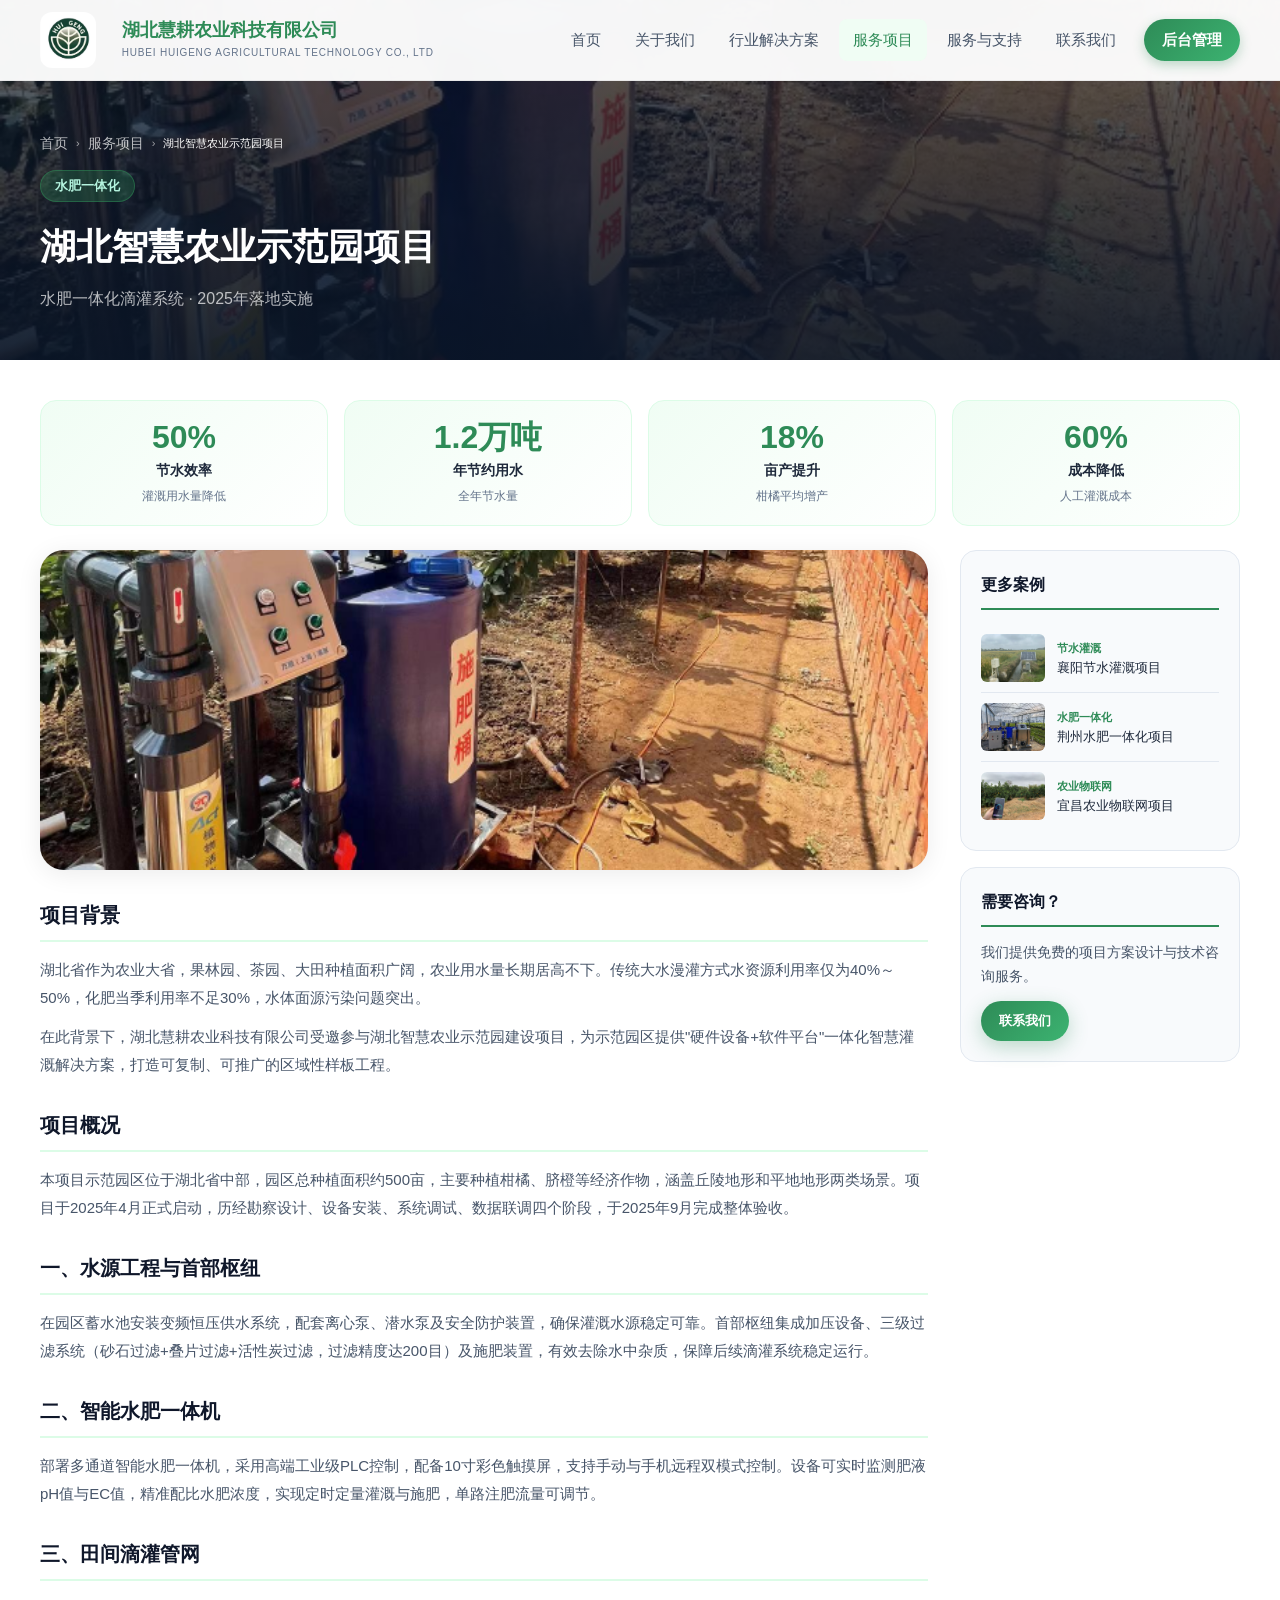
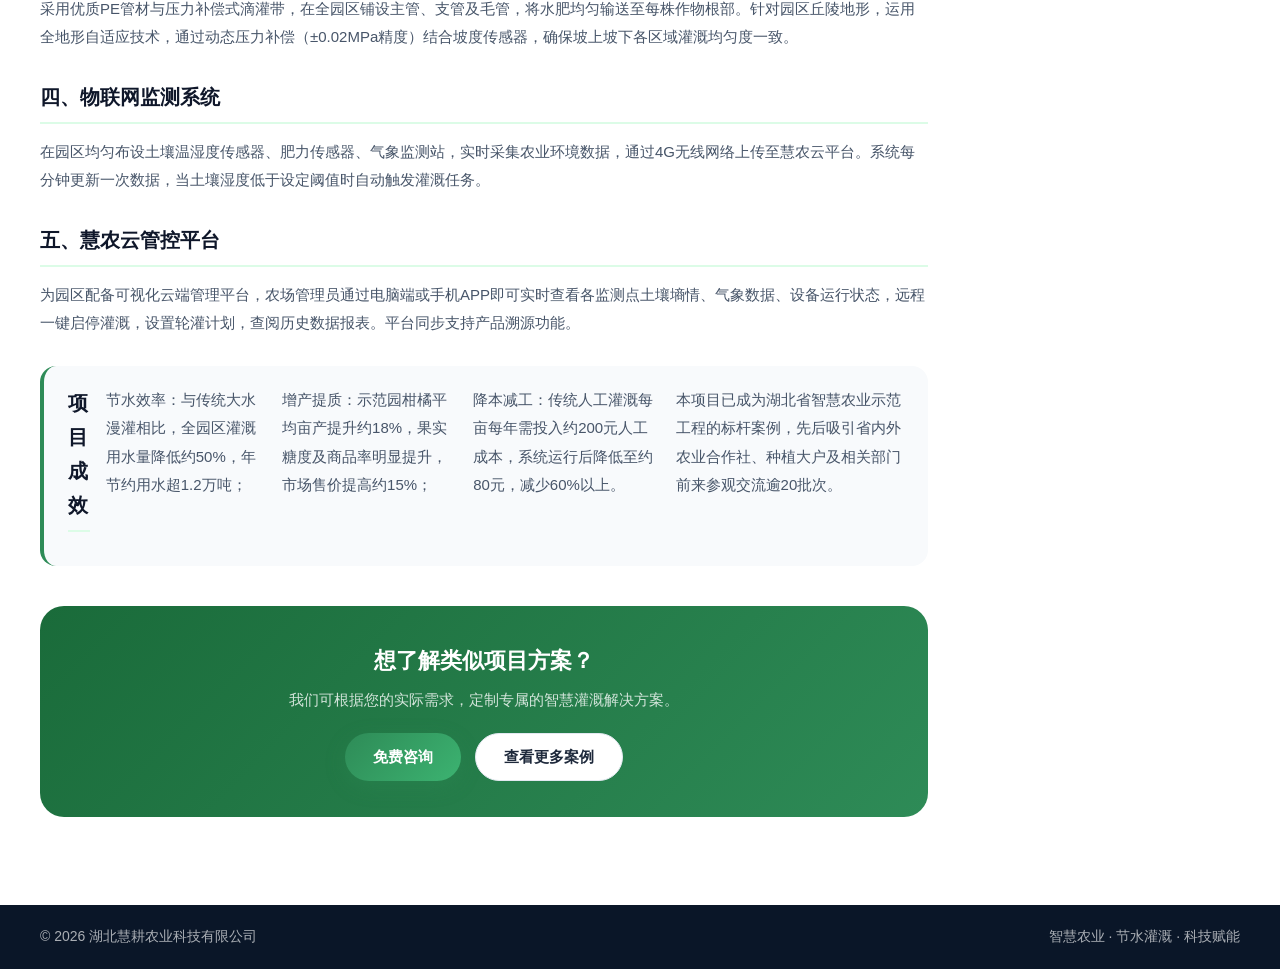
<file: wy/case-detail.html>
<!DOCTYPE html>
<html lang="zh-CN">
<head>
<meta http-equiv="Cache-Control" content="no-cache, no-store, must-revalidate">
<meta http-equiv="Pragma" content="no-cache">
<meta http-equiv="Expires" content="0">
<meta charset="UTF-8">
<meta name="viewport" content="width=device-width, initial-scale=1.0">
<title>案例详情 - 湖北慧耕农业科技有限公司</title>
<link rel="stylesheet" href="css/style.css?v=2.1">
</head>
<body class="page-sub">
<header class="header">
    <div class="container header-inner">
        <a class="brand" href="index.html">
            <img src="images/logo-icon.png" alt="湖北慧耕农业科技有限公司" class="logo-img">
            <div class="logo-text"><h2>湖北慧耕农业科技有限公司</h2><p>HUBEI HUIGENG AGRICULTURAL TECHNOLOGY CO., LTD</p></div>
        </a>
        <nav class="nav"><ul>
            <li><a href="index.html">首页</a></li>
            <li><a href="about.html">关于我们</a></li>
            <li><a href="solutions.html">行业解决方案</a></li>
            <li><a href="cases.html" class="active">服务项目</a></li>
            <li><a href="service.html">服务与支持</a></li>
            <li><a href="index.html#contact">联系我们</a></li>
            <li><a href="admin.html" class="admin-btn">后台管理</a></li>
        </ul></nav>
    </div>
</header>

<main>
    <section class="case-detail-hero" id="caseHero">
        <div class="case-detail-hero-bg" id="caseHeroBg"></div>
        <div class="case-detail-hero-overlay"></div>
        <div class="container case-detail-hero-content">
            <nav class="page-breadcrumb"><a href="index.html">首页</a><span>›</span><a href="cases.html">服务项目</a><span>›</span><span class="cur" id="breadcrumbName">案例详情</span></nav>
            <span class="case-detail-tag" id="caseTag"></span>
            <h1 id="caseTitle"></h1>
            <p class="case-detail-subtitle" id="caseSubtitle"></p>
        </div>
    </section>

    <!-- 关键数据指标 -->
    <section class="section" style="padding:40px 0 0">
        <div class="container">
            <div class="case-metrics" id="caseMetrics"></div>
        </div>
    </section>

    <!-- 案例正文 -->
    <section class="section" style="padding-top:24px">
        <div class="container">
            <div class="case-article-layout">
                <article class="case-article" id="caseArticle"></article>
                <aside class="case-sidebar">
                    <div class="case-sidebar-box">
                        <h3>更多案例</h3>
                        <div id="relatedCases"></div>
                    </div>
                    <div class="case-sidebar-box" style="margin-top:16px">
                        <h3>需要咨询？</h3>
                        <p style="font-size:14px;color:var(--text-secondary);line-height:1.7;margin-top:8px">我们提供免费的项目方案设计与技术咨询服务。</p>
                        <a href="index.html#contact" class="primary-btn" style="display:inline-flex;margin-top:12px;font-size:13px;min-height:40px;padding:0 18px">联系我们</a>
                    </div>
                </aside>
            </div>
        </div>
    </section>
</main>

<footer><div class="container footer-inner">
    <p>© 2026 湖北慧耕农业科技有限公司</p>
    <p>智慧农业 · 节水灌溉 · 科技赋能</p>
</div></footer>

<script>
(function(){
    var params=new URLSearchParams(window.location.search);
    var id=parseInt(params.get("id"),10);

    function loadData(){
        var local=localStorage.getItem("websiteData");
        if(local) return Promise.resolve(JSON.parse(local));
        return fetch("data/content.json").then(function(r){return r.json()});
    }

    function render(cases, idx){
        var c=cases[idx];
        document.title=c.name+" - 湖北慧耕农业科技有限公司";
        document.getElementById("breadcrumbName").textContent=c.name;

        /* Hero 背景图 */
        document.getElementById("caseHeroBg").style.backgroundImage='url("'+c.heroImage+'")';

        /* 标签：取第一个 tag */
        var tag = (c.tags && c.tags.length) ? c.tags[0] : "";
        document.getElementById("caseTag").textContent=tag;
        document.getElementById("caseTitle").textContent=c.name;
        document.getElementById("caseSubtitle").textContent=c.subtitle||"";

        /* ---- 关键数据指标（从 results 数组提取） ---- */
        var metricsHtml = '';
        if (c.results && c.results.length) {
            c.results.forEach(function(r) {
                metricsHtml += '<div class="case-metric-card">' +
                    '<span class="metric-val">' + r.value + '</span>' +
                    '<span class="metric-lbl">' + r.label + '</span>' +
                    '<p class="metric-detail">' + r.desc + '</p>' +
                '</div>';
            });
        }
        document.getElementById("caseMetrics").innerHTML = metricsHtml;

        /* ---- 正文：按 sections 数组逐段渲染 ---- */
        var html = '';

        /* 项目配图 */
        if(c.heroImage){
            html+='<div class="article-hero-img"><img src="'+c.heroImage+'" alt="'+c.name+'"></div>';
        }

        /* 按 sections 渲染 */
        if(c.sections && c.sections.length){
            c.sections.forEach(function(sec){
                var isConclusion = sec.title === '项目成效';
                var cls = isConclusion ? 'article-section article-conclusion' : 'article-section';

                html += '<div class="'+cls+'">';
                html += '<h2>' + sec.title + '</h2>';

                /* 内容按换行分段 */
                var paragraphs = sec.content.split('\n').filter(function(p){ return p.trim(); });
                paragraphs.forEach(function(p){
                    html += '<p>' + p + '</p>';
                });

                html += '</div>';
            });
        }

        /* 底部 CTA */
        html+='<div class="article-cta">' +
            '<h3>想了解类似项目方案？</h3>' +
            '<p>我们可根据您的实际需求，定制专属的智慧灌溉解决方案。</p>' +
            '<div class="cta-actions">' +
                '<a href="index.html#contact" class="primary-btn">免费咨询</a>' +
                '<a href="cases.html" class="ghost-btn-dark">查看更多案例</a>' +
            '</div>' +
        '</div>';

        document.getElementById("caseArticle").innerHTML=html;

        /* 侧栏相关案例 */
        var related=cases.filter(function(_,i){return i!==idx}).slice(0,3);
        document.getElementById("relatedCases").innerHTML=related.map(function(rc){
            var ri=cases.indexOf(rc);
            return '<a href="case-detail.html?id='+ri+'" class="related-case-item">'+
                '<img src="'+rc.heroImage+'" alt="'+rc.name+'">'+
                '<div><span class="rc-tag">'+((rc.tags&&rc.tags[0])||"")+'</span><span class="rc-title">'+rc.name+'</span></div>'+
            '</a>';
        }).join("");
    }

    loadData().then(function(d){
        var cases=d.cases||[];
        if(isNaN(id)||id<0||id>=cases.length) id=0;
        render(cases, id);
    });

    var h=document.querySelector(".header");
    window.addEventListener("scroll",function(){h.classList.toggle("scrolled",window.scrollY>20)},{passive:true});
})();
</script>
</body>
</html>
</file>
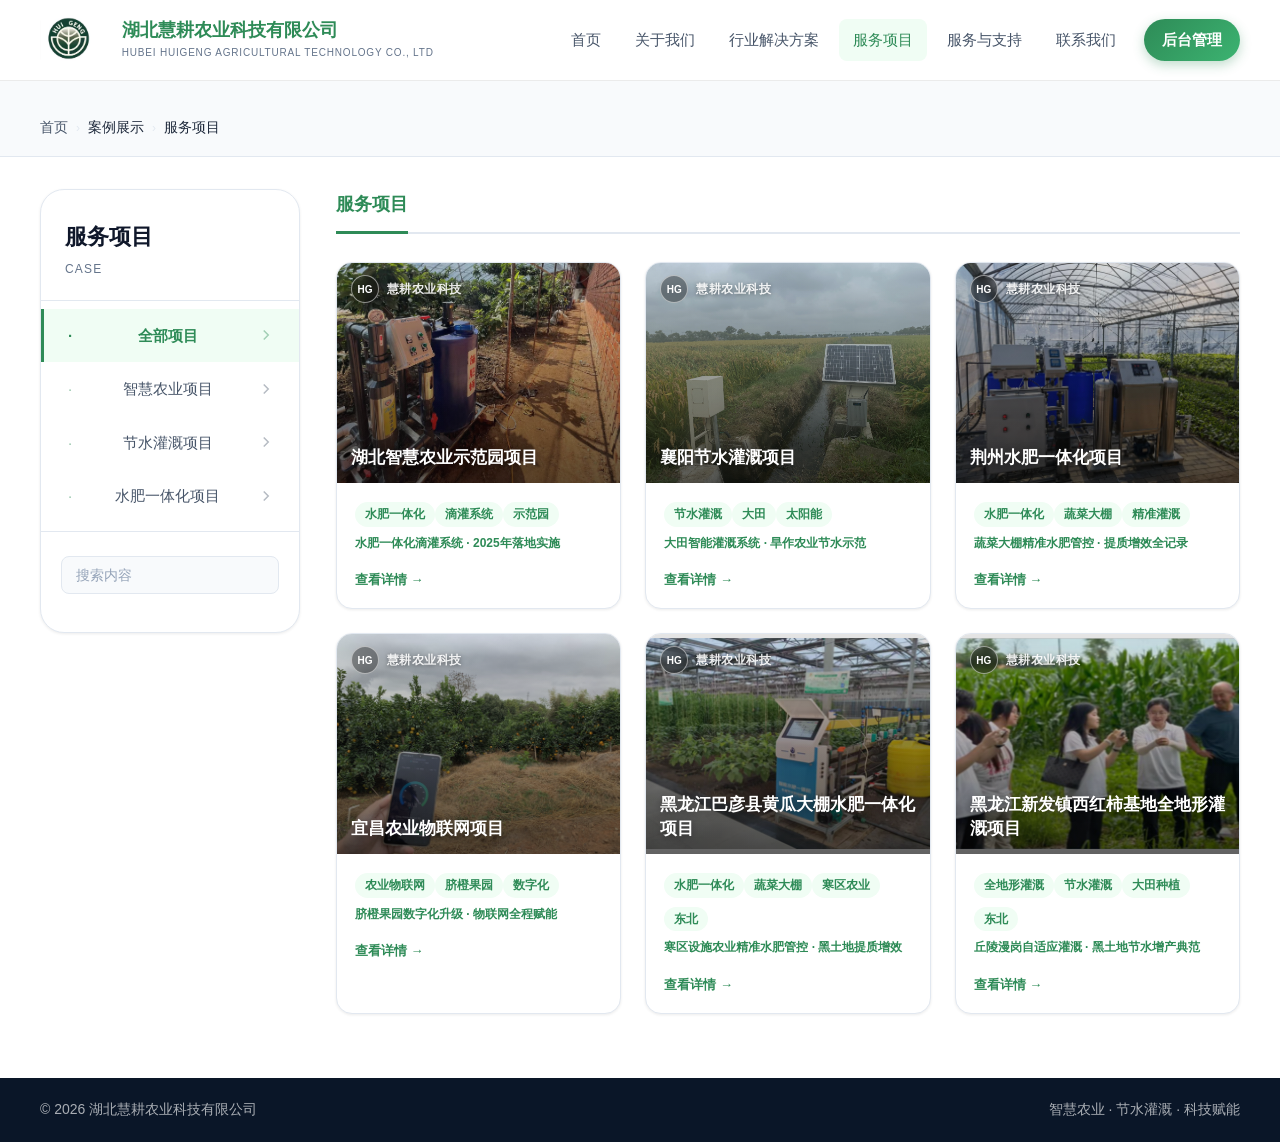
<file: wy/cases.html>
<!DOCTYPE html>
<html lang="zh-CN">
<head>
<meta http-equiv="Cache-Control" content="no-cache, no-store, must-revalidate">
<meta http-equiv="Pragma" content="no-cache">
<meta http-equiv="Expires" content="0">
<meta charset="UTF-8">
<meta name="viewport" content="width=device-width, initial-scale=1.0">
<title>服务项目 - 湖北慧耕农业科技有限公司</title>
<link rel="stylesheet" href="css/style.css?v=2.1">
</head>
<body class="page-cases">
<header class="header">
    <div class="container header-inner">
        <a class="brand" href="index.html" aria-label="湖北慧耕农业科技有限公司">
            <img src="images/logo-icon.png" alt="湖北慧耕农业科技有限公司" class="logo-img">
            <div class="logo-text">
                <h2>湖北慧耕农业科技有限公司</h2>
                <p>HUBEI HUIGENG AGRICULTURAL TECHNOLOGY CO., LTD</p>
            </div>
        </a>
        <nav class="nav">
            <ul>
                <li><a href="index.html">首页</a></li>
                <li><a href="about.html">关于我们</a></li>
                <li><a href="solutions.html">行业解决方案</a></li>
                <li><a href="cases.html" class="active">服务项目</a></li>
                <li><a href="service.html">服务与支持</a></li>
                <li><a href="index.html#contact">联系我们</a></li>
                <li><a href="admin.html" class="admin-btn">后台管理</a></li>
            </ul>
        </nav>
    </div>
</header>

<main class="cases-page">
    <!-- 面包屑导航 -->
    <div class="cases-breadcrumb-wrap">
        <div class="container">
            <nav class="cases-breadcrumb" aria-label="面包屑导航">
                <a href="index.html">首页</a>
                <span class="sep">›</span>
                <span class="current">案例展示</span>
                <span class="sep">›</span>
                <span class="current">服务项目</span>
            </nav>
        </div>
    </div>

    <div class="container cases-layout">
        <!-- 左侧分类导航 -->
        <aside class="cases-sidebar">
            <div class="sidebar-header">
                <h1 class="sidebar-title">服务项目</h1>
                <span class="sidebar-en">CASE</span>
            </div>
            <nav class="sidebar-nav" id="sidebarNav">
                <!-- 由 JS 动态渲染 -->
            </nav>
            <div class="sidebar-search">
                <input type="text" id="caseSearch" placeholder="搜索内容" aria-label="搜索案例">
            </div>
        </aside>

        <!-- 右侧内容区 -->
        <div class="cases-content">
            <div class="cases-tab-bar">
                <span class="cases-tab active" id="casesTabTitle">服务项目</span>
            </div>
            <div class="cases-grid" id="casesGrid">
                <!-- 由 JS 动态渲染 -->
            </div>
            <div class="cases-empty" id="casesEmpty" style="display:none;">
                <svg viewBox="0 0 64 64" width="48" height="48" fill="none" stroke="#94a3b8" stroke-width="2"><circle cx="28" cy="28" r="20"/><line x1="42" y1="42" x2="58" y2="58"/></svg>
                <p>未找到匹配的项目案例</p>
            </div>
        </div>
    </div>
</main>

<footer>
    <div class="container footer-inner">
        <p>© 2026 湖北慧耕农业科技有限公司</p>
        <p>智慧农业 · 节水灌溉 · 科技赋能</p>
    </div>
</footer>

<script src="js/cases.js?v=2.1"></script>
</body>
</html>
</file>
<file: wy/css/style.css>
/* ============================================
   style.css — 湖北慧耕农业科技 全站样式
   ============================================ */

/* ---------- Reset & Variables ---------- */
*,
*::before,
*::after {
    margin: 0;
    padding: 0;
    box-sizing: border-box;
}

:root {
    --primary: #2e8b57;
    --primary-dark: #1a6b3a;
    --primary-light: #3cb371;
    --green-50: #f0fdf4;
    --green-100: #dcfce7;
    --green-600: #16a34a;
    --green-700: #15803d;
    --green-800: #166534;
    --navy: #0a1628;
    --cyan: #47d6ff;
    --text: #1e293b;
    --text-secondary: #475569;
    --muted: #64748b;
    --surface: #ffffff;
    --surface-soft: #f8fafc;
    --surface-muted: #f1f5f9;
    --border: #e2e8f0;
    --shadow-sm: 0 1px 3px rgba(0,0,0,0.08);
    --shadow: 0 4px 24px rgba(0,0,0,0.08);
    --shadow-lg: 0 12px 40px rgba(0,0,0,0.12);
    --shadow-xl: 0 20px 60px rgba(0,0,0,0.15);
    --radius-sm: 8px;
    --radius: 16px;
    --radius-lg: 24px;
    --radius-xl: 32px;
    --transition: 0.3s cubic-bezier(0.4, 0, 0.2, 1);
}

html {
    scroll-behavior: smooth;
    scroll-padding-top: 90px;
}

body {
    font-family: "Microsoft YaHei", "PingFang SC", "Helvetica Neue", sans-serif;
    color: var(--text);
    line-height: 1.7;
    background: #fff;
    -webkit-font-smoothing: antialiased;
}

a { color: inherit; text-decoration: none; }
img { display: block; max-width: 100%; }
ul { list-style: none; }

.container {
    width: min(1200px, calc(100% - 48px));
    margin: 0 auto;
}

/* ---------- Header ---------- */
.header {
    position: fixed;
    top: 0;
    left: 0;
    width: 100%;
    z-index: 999;
    background: rgba(255,255,255,0.96);
    backdrop-filter: blur(16px);
    border-bottom: 1px solid rgba(0,0,0,0.06);
    transition: box-shadow var(--transition);
}

.header.scrolled {
    box-shadow: 0 2px 20px rgba(0,0,0,0.08);
}

.header-inner {
    min-height: 80px;
    display: flex;
    justify-content: space-between;
    align-items: center;
    gap: 24px;
}

.brand {
    display: flex;
    align-items: center;
    gap: 14px;
    flex-shrink: 0;
}

.logo-img {
    height: 56px;
    width: auto;
    flex-shrink: 0;
    object-fit: contain;
    border-radius: 12px;
    mix-blend-mode: multiply;
}

.logo-text { display: flex; flex-direction: column; margin-left: 12px; }

.logo-text h2 {
    color: var(--primary);
    font-size: 18px;
    line-height: 1.3;
    font-weight: 700;
}

.logo-text p {
    font-size: 10px;
    color: var(--muted);
    letter-spacing: 0.08em;
    margin-top: 2px;
}

.nav ul {
    display: flex;
    align-items: center;
    gap: 6px;
}

.nav a {
    display: inline-flex;
    align-items: center;
    padding: 8px 14px;
    color: var(--text-secondary);
    font-size: 15px;
    border-radius: var(--radius-sm);
    transition: color var(--transition), background var(--transition);
}

.nav a:hover,
.nav a.active {
    color: var(--primary);
    background: var(--green-50);
}

.admin-btn {
    margin-left: 8px;
    color: #fff !important;
    background: linear-gradient(135deg, var(--primary), var(--primary-light)) !important;
    font-weight: 600;
    padding: 8px 18px !important;
    border-radius: 999px !important;
    box-shadow: 0 4px 12px rgba(46,139,87,0.3);
}

.admin-btn:hover {
    opacity: 0.9;
    transform: translateY(-1px);
}

/* ---------- Hero ---------- */
.hero {
    position: relative;
    min-height: 100vh;
    padding: 120px 0 50px;
    overflow: hidden;
    background: #06152c;
}

.hero-slide,
.hero-overlay {
    position: absolute;
    inset: 0;
}

.hero-slide {
    background-position: center;
    background-size: cover;
    transition: opacity 0.8s ease;
}

.hero-overlay {
    background:
        linear-gradient(90deg, rgba(4,15,36,0.88) 0%, rgba(4,15,36,0.55) 42%, rgba(4,15,36,0.2) 100%),
        linear-gradient(180deg, rgba(8,26,56,0.12), rgba(8,26,56,0.5));
}

.hero-content,
.hero-bottom {
    position: relative;
    z-index: 1;
}

.hero-content {
    min-height: calc(100vh - 200px);
    display: grid;
    grid-template-columns: minmax(0, 1.1fr) minmax(320px, 400px);
    align-items: center;
    gap: 48px;
}

.hero-copy { color: #fff; max-width: 640px; }

.eyebrow,
.section-label {
    display: inline-flex;
    align-items: center;
    gap: 10px;
    font-size: 13px;
    letter-spacing: 0.14em;
    text-transform: uppercase;
}

.eyebrow::before,
.section-label::before {
    content: "";
    width: 42px;
    height: 2px;
    border-radius: 999px;
    background: linear-gradient(90deg, #ffcf62, #4fd4ff);
}

.hero-copy h1 {
    margin-top: 16px;
    font-size: clamp(48px, 7vw, 88px);
    line-height: 1;
    letter-spacing: 0.02em;
    text-shadow: 0 8px 28px rgba(0,0,0,0.25);
}

.hero-subtitle {
    margin-top: 16px;
    font-size: clamp(22px, 3vw, 38px);
    font-weight: 700;
}

.hero-desc {
    margin-top: 18px;
    max-width: 560px;
    font-size: 17px;
    color: rgba(255,255,255,0.82);
    line-height: 1.8;
}

.hero-actions {
    display: flex;
    flex-wrap: wrap;
    gap: 14px;
    margin-top: 28px;
}

.primary-btn,
.ghost-btn {
    display: inline-flex;
    align-items: center;
    justify-content: center;
    min-height: 48px;
    padding: 0 28px;
    border-radius: 999px;
    font-size: 15px;
    font-weight: 700;
    transition: transform var(--transition), box-shadow var(--transition);
    cursor: pointer;
    border: none;
}

.primary-btn {
    color: #fff;
    background: linear-gradient(135deg, var(--primary), var(--primary-light));
    box-shadow: 0 6px 20px rgba(46,139,87,0.3);
}

.ghost-btn {
    color: #fff;
    border: 1px solid rgba(255,255,255,0.35);
    background: rgba(255,255,255,0.08);
}

.primary-btn:hover,
.ghost-btn:hover {
    transform: translateY(-2px);
}

.feature-icons {
    display: flex;
    flex-wrap: wrap;
    gap: 12px;
    margin-top: 30px;
}

.feature-item {
    min-width: 110px;
    padding: 12px 16px;
    border-radius: 16px;
    background: rgba(6,21,44,0.32);
    border: 1px solid rgba(115,227,255,0.16);
    backdrop-filter: blur(10px);
}

.feature-item strong {
    display: block;
    font-size: 15px;
    margin-bottom: 2px;
}

.feature-item span {
    font-size: 12px;
    color: rgba(255,255,255,0.7);
}

/* Hero Panel */
.hero-panel { display: flex; justify-content: flex-end; }

.panel-card {
    width: 100%;
    padding: 24px;
    color: #dff8ff;
    border-radius: var(--radius-lg);
    background: linear-gradient(180deg, rgba(16,60,93,0.8), rgba(6,19,44,0.76));
    border: 1px solid rgba(93,227,255,0.2);
    box-shadow: 0 24px 60px rgba(1,11,31,0.4);
    backdrop-filter: blur(12px);
}

.panel-title {
    font-size: 16px;
    font-weight: 700;
    letter-spacing: 0.06em;
}

.panel-metrics {
    display: grid;
    grid-template-columns: repeat(2, 1fr);
    gap: 14px;
    margin-top: 18px;
}

.metric-label {
    display: block;
    margin-bottom: 4px;
    font-size: 12px;
    color: rgba(223,248,255,0.65);
}

.panel-metrics strong { font-size: 26px; color: #fff; }

.panel-chart {
    display: grid;
    grid-template-columns: repeat(6, 1fr);
    align-items: end;
    gap: 6px;
    height: 100px;
    padding: 18px 0 8px;
}

.panel-chart span {
    border-radius: 12px 12px 3px 3px;
    background: linear-gradient(180deg, rgba(81,218,255,0.9), rgba(81,218,255,0.15));
}

.panel-chart span:nth-child(1) { height: 36px; }
.panel-chart span:nth-child(2) { height: 60px; }
.panel-chart span:nth-child(3) { height: 48px; }
.panel-chart span:nth-child(4) { height: 82px; }
.panel-chart span:nth-child(5) { height: 64px; }
.panel-chart span:nth-child(6) { height: 92px; }

.panel-list { display: grid; gap: 10px; }

.panel-list li {
    display: flex;
    justify-content: space-between;
    gap: 12px;
    padding-top: 10px;
    border-top: 1px solid rgba(223,248,255,0.12);
    font-size: 13px;
}

.hero-bottom {
    display: flex;
    justify-content: space-between;
    align-items: end;
    gap: 20px;
    margin-top: 24px;
}

.hero-stats {
    display: grid;
    grid-template-columns: repeat(4, minmax(120px, 1fr));
    gap: 12px;
    width: 100%;
}

.stat-card {
    padding: 16px 18px;
    border-radius: var(--radius);
    background: rgba(255,255,255,0.08);
    border: 1px solid rgba(255,255,255,0.12);
    backdrop-filter: blur(10px);
}

.stat-card strong {
    display: block;
    color: #fff;
    font-size: 26px;
    line-height: 1;
}

.stat-card span {
    display: block;
    margin-top: 6px;
    font-size: 13px;
    color: rgba(255,255,255,0.72);
}

.hero-dots {
    display: flex;
    align-items: center;
    gap: 8px;
    flex-shrink: 0;
}

.hero-dot {
    width: 10px;
    height: 10px;
    border: none;
    border-radius: 50%;
    background: rgba(255,255,255,0.3);
    cursor: pointer;
    transition: transform var(--transition), background var(--transition);
}

.hero-dot.active {
    transform: scale(1.3);
    background: #fff;
}

/* ---------- Section Base ---------- */
.section {
    padding: 88px 0;
}

.section-dark {
    background:
        radial-gradient(circle at top right, rgba(71,214,255,0.1), transparent 28%),
        linear-gradient(180deg, #06152b, #0a2340);
}

.section-muted {
    background: linear-gradient(180deg, #f8fafc, #f1f5f9);
}

.section-heading { margin-bottom: 36px; }

.section-label { color: var(--primary); }

.title {
    margin-top: 12px;
    font-size: clamp(28px, 3.5vw, 38px);
    line-height: 1.25;
    color: #0f172a;
    font-weight: 800;
}

.title.light { color: #fff; }

.section-intro {
    margin-top: 12px;
    max-width: 700px;
    font-size: 16px;
    color: var(--muted);
}

.section-intro.light { color: rgba(255,255,255,0.7); }

/* ---------- 公司实力 Section ---------- */
.strength-section {
    padding: 72px 0 0;
    background: #fff;
    overflow: hidden;
}

.strength-heading {
    text-align: center;
    max-width: 800px;
    margin: 0 auto 48px;
}

.strength-subtitle {
    font-size: 16px;
    color: var(--muted);
    letter-spacing: 0.08em;
    margin-bottom: 12px;
}

.strength-title {
    font-size: clamp(24px, 3.2vw, 36px);
    font-weight: 800;
    color: #0f172a;
    line-height: 1.4;
}

/* 统计数据行 */
.stats-row {
    display: grid;
    grid-template-columns: repeat(5, 1fr);
    gap: 24px;
    margin-bottom: 56px;
}

.stat-item {
    text-align: center;
    padding: 20px 12px;
    position: relative;
}

.stat-item:not(:last-child)::after {
    content: "";
    position: absolute;
    right: 0;
    top: 15%;
    height: 70%;
    width: 1px;
    background: var(--border);
}

.stat-number {
    display: flex;
    align-items: baseline;
    justify-content: center;
    gap: 2px;
    color: var(--primary);
    font-weight: 800;
    line-height: 1;
}

.stat-number .num {
    font-size: clamp(36px, 4vw, 52px);
    font-variant-numeric: tabular-nums;
}

.stat-number .unit {
    font-size: 16px;
    font-weight: 600;
}

.stat-label {
    display: block;
    margin-top: 10px;
    font-size: 15px;
    color: var(--text-secondary);
    font-weight: 500;
}

.stat-desc {
    display: block;
    margin-top: 4px;
    font-size: 13px;
    color: var(--muted);
}

/* 特色卡片区 — 深色山景背景 */
.strength-cards-wrap {
    position: relative;
    padding: 64px 0 72px;
    overflow: hidden;
}

.strength-cards-bg {
    position: absolute;
    inset: 0;
    background:
        linear-gradient(180deg, rgba(15,23,42,0.92), rgba(15,23,42,0.85)),
        url("../images/Banner5.png") center/cover no-repeat;
    z-index: 0;
}

.strength-cards-bg::before {
    content: "";
    position: absolute;
    inset: 0;
    background:
        radial-gradient(ellipse at 20% 80%, rgba(46,139,87,0.15) 0%, transparent 60%),
        radial-gradient(ellipse at 80% 20%, rgba(71,214,255,0.08) 0%, transparent 50%);
}

.strength-cards {
    position: relative;
    z-index: 1;
    display: grid;
    grid-template-columns: repeat(3, 1fr);
    gap: 28px;
}

.strength-card {
    background: rgba(255,255,255,0.97);
    border-radius: var(--radius-lg);
    padding: 36px 30px 32px;
    text-align: center;
    box-shadow: 0 8px 32px rgba(0,0,0,0.18);
    transition: transform var(--transition), box-shadow var(--transition);
}

.strength-card:hover {
    transform: translateY(-6px);
    box-shadow: 0 16px 48px rgba(0,0,0,0.22);
}

.strength-card-icon {
    display: inline-flex;
    align-items: center;
    justify-content: center;
    width: 64px;
    height: 64px;
    border-radius: 50%;
    background: var(--green-50);
    color: var(--primary);
    margin-bottom: 18px;
}

.strength-card-icon svg {
    width: 32px;
    height: 32px;
}

.strength-card h3 {
    font-size: 20px;
    color: #0f172a;
    margin-bottom: 12px;
    font-weight: 700;
}

.strength-card p {
    font-size: 14px;
    color: var(--text-secondary);
    line-height: 1.75;
    text-align: left;
}

.strength-card-link {
    display: inline-block;
    margin-top: 20px;
    padding: 8px 24px;
    border-radius: 999px;
    background: var(--primary);
    color: #fff;
    font-size: 14px;
    font-weight: 600;
    transition: background var(--transition), transform var(--transition);
}

.strength-card-link:hover {
    background: var(--primary-dark);
    transform: translateY(-1px);
}

/* ---------- About Section ---------- */
.about-layout {
    display: grid;
    grid-template-columns: minmax(0, 1fr) minmax(340px, 0.95fr);
    gap: 24px;
    align-items: start;
}

.about-main,
.about-visual {
    display: grid;
    gap: 16px;
}

.about-card {
    padding: 32px;
    border-radius: var(--radius-lg);
    background: var(--surface);
    box-shadow: var(--shadow);
    border: 1px solid rgba(0,0,0,0.04);
}

.about-card h3 {
    margin-bottom: 14px;
    color: #0f172a;
    font-size: 22px;
    font-weight: 700;
}

.about-content {
    font-size: 16px;
    color: var(--text-secondary);
    line-height: 1.85;
}

.about-content p {
    margin-bottom: 16px;
}

.about-content p:last-child {
    margin-bottom: 0;
}

.about-image-large {
    position: relative;
    overflow: hidden;
    border-radius: var(--radius-lg);
    min-height: 340px;
    box-shadow: var(--shadow-lg);
}

.about-image-large img {
    width: 100%;
    height: 100%;
    object-fit: cover;
}

.about-image-caption {
    position: absolute;
    left: 20px;
    right: 20px;
    bottom: 20px;
    padding: 16px 20px;
    background: rgba(255,255,255,0.92);
    backdrop-filter: blur(10px);
    border-radius: var(--radius);
}

.about-image-caption strong {
    display: block;
    color: #0f172a;
    font-size: 17px;
}

.about-image-caption span {
    display: block;
    margin-top: 6px;
    color: var(--text-secondary);
    font-size: 13px;
    line-height: 1.6;
}

.about-extra { display: grid; gap: 16px; margin-top: 20px; }

.about-tags {
    display: flex;
    flex-wrap: wrap;
    gap: 10px;
}

.about-tags span {
    display: inline-flex;
    align-items: center;
    min-height: 38px;
    padding: 0 14px;
    border-radius: 999px;
    background: var(--green-50);
    border: 1px solid var(--green-100);
    color: var(--primary);
    font-size: 13px;
    font-weight: 600;
}

.about-stats,
.about-process {
    display: grid;
    grid-template-columns: repeat(auto-fit, minmax(220px, 1fr));
    gap: 14px;
}

.about-stat-card,
.process-step {
    padding: 22px 20px;
    border-radius: var(--radius-lg);
    background: linear-gradient(180deg, #fff, #f8fdf9);
    border: 1px solid rgba(0,0,0,0.05);
    box-shadow: var(--shadow-sm);
}

.about-stat-card strong {
    display: block;
    color: var(--primary);
    font-size: 28px;
    line-height: 1;
}

.about-stat-card span {
    display: block;
    margin-top: 10px;
    color: #0f172a;
    font-size: 16px;
    font-weight: 700;
}

.about-stat-card p {
    margin-top: 8px;
    color: var(--text-secondary);
    font-size: 13px;
    line-height: 1.7;
}

.process-step span {
    display: inline-flex;
    align-items: center;
    justify-content: center;
    width: 40px;
    height: 40px;
    border-radius: 12px;
    background: rgba(46,139,87,0.1);
    color: var(--primary);
    font-weight: 700;
    font-size: 15px;
}

.process-step h3 {
    margin-top: 14px;
    color: #0f172a;
    font-size: 18px;
}

.process-step p {
    margin-top: 8px;
    color: var(--text-secondary);
    font-size: 13px;
    line-height: 1.7;
}

/* ---------- Product Grid ---------- */
.product-grid,
.case-grid,
.news-grid {
    display: grid;
    grid-template-columns: repeat(auto-fit, minmax(260px, 1fr));
    gap: 22px;
}

.product-card,
.case-card,
.news-card {
    border-radius: var(--radius-lg);
    overflow: hidden;
}

.product-card {
    background: rgba(255,255,255,0.06);
    border: 1px solid rgba(159,230,255,0.12);
    box-shadow: none;
}

.product-card img {
    width: 100%;
    height: 220px;
    object-fit: cover;
}

.product-info { padding: 22px; color: #fff; }

.product-tag,
.case-tag {
    display: inline-flex;
    align-items: center;
    min-height: 28px;
    padding: 0 10px;
    border-radius: 999px;
    font-size: 12px;
    font-weight: 600;
    letter-spacing: 0.04em;
}

.product-tag {
    color: #b5f4df;
    background: rgba(17,184,120,0.14);
}

.product-info h3 { margin-top: 12px; font-size: 22px; }
.product-info p { margin-top: 10px; color: rgba(255,255,255,0.72); font-size: 14px; }

.product-points { display: grid; gap: 6px; margin-top: 14px; }

.product-points li {
    color: rgba(255,255,255,0.8);
    font-size: 13px;
}

.product-points li::before {
    content: "•";
    margin-right: 8px;
    color: #63e7ff;
}

/* Case Cards */
.case-card {
    border: 1px solid rgba(0,0,0,0.06);
    background: #fff;
    box-shadow: var(--shadow-sm);
    transition: transform var(--transition), box-shadow var(--transition);
}

.case-card:hover {
    transform: translateY(-4px);
    box-shadow: var(--shadow-lg);
}

.case-card img {
    width: 100%;
    height: 210px;
    object-fit: cover;
}

.case-info { padding: 20px; }

.case-tag {
    color: var(--primary);
    background: var(--green-50);
}

.case-info h3 {
    margin-top: 12px;
    font-size: 18px;
    color: #0f172a;
    font-weight: 700;
}

.case-info p {
    margin-top: 8px;
    color: var(--text-secondary);
    font-size: 14px;
}

/* 查看全部按钮 */
.cases-more-wrap {
    text-align: center;
    margin-top: 36px;
}

/* News Cards */
.news-card {
    background: #fff;
    box-shadow: var(--shadow-sm);
    border: 1px solid rgba(0,0,0,0.04);
    transition: transform var(--transition), box-shadow var(--transition);
}

.news-card:hover {
    transform: translateY(-4px);
    box-shadow: var(--shadow-lg);
}

.news-card img {
    width: 100%;
    height: 200px;
    object-fit: cover;
}

.news-info { padding: 20px; }

.news-date {
    color: var(--primary);
    font-size: 12px;
    font-weight: 700;
    letter-spacing: 0.06em;
}

.news-card h3 {
    margin-top: 10px;
    font-size: 17px;
    line-height: 1.5;
    color: #0f172a;
    font-weight: 700;
}

.news-card p {
    margin-top: 8px;
    color: var(--text-secondary);
    font-size: 14px;
}

/* ---------- Contact Section ---------- */
.contact-section {
    background:
        linear-gradient(120deg, rgba(10,22,40,0.95), rgba(46,139,87,0.85)),
        url("../images/Banner4.png") center/cover;
    color: #fff;
}

.contact-shell {
    display: grid;
    grid-template-columns: minmax(0, 1fr) minmax(300px, 400px);
    gap: 28px;
    align-items: center;
}

.contact-copy .title,
.contact-copy p,
.contact-copy .section-label { color: #fff; }

.contact-box {
    padding: 28px;
    border-radius: var(--radius-lg);
    background: rgba(255,255,255,0.1);
    border: 1px solid rgba(255,255,255,0.16);
    backdrop-filter: blur(12px);
}

.contact-box p {
    margin-bottom: 14px;
    font-size: 16px;
}

/* ---------- Footer ---------- */
footer {
    background: #0a1628;
    color: rgba(255,255,255,0.65);
}

.footer-inner {
    min-height: 64px;
    display: flex;
    justify-content: space-between;
    align-items: center;
    gap: 16px;
    font-size: 14px;
}

/* ============================================
   服务项目页样式
   ============================================ */

.page-cases .header {
    border-bottom-color: rgba(0,0,0,0.08);
}

/* 面包屑 */
.cases-breadcrumb-wrap {
    padding: 100px 0 0;
    background: var(--surface-soft);
    border-bottom: 1px solid var(--border);
}

.cases-breadcrumb {
    display: flex;
    align-items: center;
    gap: 8px;
    font-size: 14px;
    color: var(--muted);
    padding: 16px 0;
}

.cases-breadcrumb a {
    color: var(--text-secondary);
    transition: color var(--transition);
}

.cases-breadcrumb a:hover { color: var(--primary); }

.cases-breadcrumb .sep {
    color: var(--border);
    font-size: 12px;
}

.cases-breadcrumb .current {
    color: var(--text);
    font-weight: 500;
}

/* 左右布局 */
.cases-layout {
    display: grid;
    grid-template-columns: 260px 1fr;
    gap: 36px;
    padding-top: 32px;
    padding-bottom: 64px;
    align-items: start;
}

/* 侧边栏 */
.cases-sidebar {
    position: sticky;
    top: 100px;
    background: #fff;
    border-radius: var(--radius-lg);
    box-shadow: var(--shadow-sm);
    border: 1px solid var(--border);
    overflow: hidden;
}

.sidebar-header {
    padding: 28px 24px 20px;
    border-bottom: 1px solid var(--border);
}

.sidebar-title {
    font-size: 22px;
    font-weight: 800;
    color: #0f172a;
}

.sidebar-en {
    display: block;
    font-size: 12px;
    color: var(--muted);
    letter-spacing: 0.1em;
    margin-top: 4px;
}

.sidebar-nav {
    padding: 8px 0;
}

.sidebar-link {
    display: flex;
    align-items: center;
    justify-content: space-between;
    padding: 14px 24px;
    font-size: 15px;
    color: var(--text-secondary);
    transition: all var(--transition);
    border-left: 3px solid transparent;
}

.sidebar-link:hover {
    color: var(--primary);
    background: var(--green-50);
}

.sidebar-link.active {
    color: var(--primary);
    background: var(--green-50);
    border-left-color: var(--primary);
    font-weight: 600;
}

.sidebar-link-dot {
    margin-right: 6px;
    color: var(--primary);
    opacity: 0.5;
}

.sidebar-link.active .sidebar-link-dot {
    opacity: 1;
}

.sidebar-arrow {
    flex-shrink: 0;
    opacity: 0.4;
    transition: opacity var(--transition), transform var(--transition);
}

.sidebar-link:hover .sidebar-arrow {
    opacity: 0.8;
    transform: translateX(2px);
}

.sidebar-search {
    padding: 16px 20px 20px;
    border-top: 1px solid var(--border);
}

.sidebar-search input {
    width: 100%;
    padding: 10px 14px;
    border: 1px solid var(--border);
    border-radius: var(--radius-sm);
    font-size: 14px;
    color: var(--text);
    background: var(--surface-soft);
    outline: none;
    transition: border-color var(--transition), box-shadow var(--transition);
}

.sidebar-search input:focus {
    border-color: var(--primary);
    box-shadow: 0 0 0 3px rgba(46,139,87,0.12);
}

.sidebar-search input::placeholder {
    color: #94a3b8;
}

/* 内容区 */
.cases-content {
    min-width: 0;
}

.cases-tab-bar {
    padding-bottom: 12px;
    border-bottom: 2px solid var(--border);
    margin-bottom: 28px;
}

.cases-tab {
    display: inline-block;
    font-size: 18px;
    font-weight: 700;
    color: var(--primary);
    padding-bottom: 12px;
    border-bottom: 3px solid var(--primary);
    margin-bottom: -14px;
}

/* 项目卡片网格 */
.cases-grid {
    display: grid;
    grid-template-columns: repeat(3, 1fr);
    gap: 24px;
}

/* 项目卡片 — 模拟绿色品牌卡 */
.case-project-card {
    border-radius: var(--radius);
    overflow: hidden;
    background: #fff;
    box-shadow: var(--shadow-sm);
    border: 1px solid var(--border);
    transition: transform var(--transition), box-shadow var(--transition);
}

.case-project-card:hover {
    transform: translateY(-4px);
    box-shadow: var(--shadow-lg);
}

.case-project-link {
    display: block;
    text-decoration: none;
    color: inherit;
}

.case-project-img {
    position: relative;
    height: 220px;
    overflow: hidden;
}

.case-project-photo {
    width: 100%;
    height: 100%;
    object-fit: cover;
    transition: transform 0.4s ease;
}

.case-project-card:hover .case-project-photo {
    transform: scale(1.05);
}

.case-project-photo-overlay {
    position: absolute;
    inset: 0;
    background: linear-gradient(180deg, rgba(0,0,0,0.1) 0%, rgba(0,0,0,0.55) 100%);
}

.case-project-img::before {
    content: "";
    position: absolute;
    inset: 0;
    background:
        radial-gradient(circle at 20% 80%, rgba(255,255,255,0.08) 0%, transparent 50%),
        radial-gradient(circle at 80% 20%, rgba(255,255,255,0.05) 0%, transparent 40%);
}

.case-project-img::after {
    content: "";
    position: absolute;
    bottom: 0;
    left: 0;
    right: 0;
    height: 60%;
    background: linear-gradient(180deg, transparent, rgba(0,0,0,0.15));
}

.case-project-brand {
    position: absolute;
    top: 12px;
    left: 14px;
    z-index: 2;
    display: flex;
    align-items: center;
    gap: 8px;
}

.brand-logo {
    display: inline-flex;
    align-items: center;
    justify-content: center;
    width: 28px;
    height: 28px;
    border-radius: 50%;
    background: rgba(0,0,0,0.35);
    color: #fff;
    font-size: 10px;
    font-weight: 800;
    border: 1.5px solid rgba(255,255,255,0.5);
    backdrop-filter: blur(4px);
}

.brand-name {
    color: rgba(255,255,255,0.9);
    font-size: 12px;
    font-weight: 600;
    letter-spacing: 0.04em;
    text-shadow: 0 1px 4px rgba(0,0,0,0.4);
}

.case-project-name {
    position: absolute;
    bottom: 14px;
    left: 14px;
    right: 14px;
    z-index: 2;
    color: #fff;
    font-size: 17px;
    font-weight: 700;
    line-height: 1.4;
    text-shadow: 0 2px 8px rgba(0,0,0,0.4);
}

.case-project-tag {
    display: inline-block;
    padding: 2px 10px;
    border-radius: 999px;
    background: var(--green-50);
    color: var(--primary);
    font-size: 12px;
    font-weight: 600;
    margin-bottom: 6px;
}

.case-project-info {
    padding: 16px 18px;
}

.case-project-desc {
    font-size: 13px;
    color: var(--text-secondary);
    line-height: 1.7;
}

.case-project-subtitle {
    font-size: 12px;
    color: var(--primary);
    font-weight: 600;
    margin-bottom: 6px;
}

.case-project-linktext {
    display: inline-block;
    margin-top: 10px;
    color: var(--primary);
    font-size: 13px;
    font-weight: 600;
}

/* 空状态 */
.cases-empty {
    text-align: center;
    padding: 64px 24px;
    color: var(--muted);
}

.cases-empty p {
    margin-top: 16px;
    font-size: 16px;
}

/* ---------- Admin Panel ---------- */
.login-box,
.admin-panel {
    width: 90%;
    max-width: 960px;
    margin: 100px auto;
    background: #fff;
    padding: 32px;
    border-radius: var(--radius-lg);
    box-shadow: var(--shadow-lg);
}

input,
textarea {
    width: 100%;
    padding: 12px 14px;
    margin-top: 8px;
    margin-bottom: 18px;
    border: 1px solid var(--border);
    border-radius: var(--radius-sm);
    font-size: 15px;
    font-family: inherit;
    outline: none;
    transition: border-color var(--transition);
}

input:focus,
textarea:focus {
    border-color: var(--primary);
}

button {
    background: var(--primary);
    color: #fff;
    border: none;
    padding: 12px 28px;
    border-radius: var(--radius-sm);
    cursor: pointer;
    font-size: 15px;
    font-weight: 600;
    transition: background var(--transition);
}

button:hover { background: var(--primary-dark); }

/* ============================================
   子页面样式
   ============================================ */

/* 页面 Hero Banner */
.page-hero {
    position: relative;
    min-height: 320px;
    display: flex;
    align-items: flex-end;
    overflow: hidden;
    padding: 100px 0 48px;
}

.page-hero-bg {
    position: absolute;
    inset: 0;
    background-size: cover;
    background-position: center;
}

.page-hero-overlay {
    position: absolute;
    inset: 0;
    background: linear-gradient(180deg, rgba(10,22,40,0.75), rgba(10,22,40,0.92));
}

.page-hero-content {
    position: relative;
    z-index: 1;
    color: #fff;
}

.page-hero-content h1 {
    font-size: clamp(28px, 4vw, 40px);
    font-weight: 800;
    margin: 12px 0 8px;
}

.page-hero-content p {
    font-size: 16px;
    color: rgba(255,255,255,0.75);
    max-width: 600px;
}

.page-breadcrumb {
    display: flex;
    align-items: center;
    gap: 8px;
    font-size: 14px;
    color: rgba(255,255,255,0.6);
}

.page-breadcrumb a {
    color: rgba(255,255,255,0.7);
    transition: color var(--transition);
}

.page-breadcrumb a:hover { color: #fff; }
.page-breadcrumb span { font-size: 11px; }
.page-breadcrumb .cur { color: #fff; font-weight: 500; }

/* ---- 关于我们页 ---- */
.about-full-layout {
    display: grid;
    grid-template-columns: 1fr 1fr;
    gap: 32px;
    align-items: stretch;
}

.about-full-text .about-content {
    font-size: 16px;
    color: var(--text-secondary);
    line-height: 1.9;
    padding: 8px 0;
}

.about-full-image {
    border-radius: var(--radius-lg);
    overflow: hidden;
    box-shadow: var(--shadow-lg);
}

.about-full-image img {
    width: 100%;
    height: 100%;
    object-fit: cover;
    min-height: 380px;
}

.light-stats .stat-item:not(:last-child)::after {
    background: rgba(255,255,255,0.15);
}

.values-grid {
    display: grid;
    grid-template-columns: repeat(4, 1fr);
    gap: 20px;
}

.value-card {
    text-align: center;
    padding: 32px 20px;
    border-radius: var(--radius-lg);
    background: #fff;
    border: 1px solid var(--border);
    box-shadow: var(--shadow-sm);
    transition: transform var(--transition), box-shadow var(--transition);
}

.value-card:hover {
    transform: translateY(-4px);
    box-shadow: var(--shadow-lg);
}

.value-icon {
    display: inline-flex;
    align-items: center;
    justify-content: center;
    width: 56px;
    height: 56px;
    border-radius: 50%;
    background: var(--green-50);
    color: var(--primary);
    margin-bottom: 16px;
}

.value-icon svg { width: 28px; height: 28px; }

.value-card h3 {
    font-size: 18px;
    color: #0f172a;
    margin-bottom: 10px;
}

.value-card p {
    font-size: 14px;
    color: var(--text-secondary);
    line-height: 1.7;
}

/* Timeline */
.timeline {
    position: relative;
    max-width: 700px;
    margin: 0 auto;
    padding-left: 40px;
}

.timeline::before {
    content: "";
    position: absolute;
    left: 15px;
    top: 0;
    bottom: 0;
    width: 2px;
    background: var(--border);
}

.timeline-item {
    position: relative;
    padding-bottom: 32px;
}

.timeline-dot {
    position: absolute;
    left: -33px;
    top: 4px;
    width: 14px;
    height: 14px;
    border-radius: 50%;
    background: var(--primary);
    border: 3px solid var(--green-100);
}

.timeline-year {
    display: inline-block;
    padding: 2px 10px;
    border-radius: 999px;
    background: var(--green-50);
    color: var(--primary);
    font-size: 13px;
    font-weight: 700;
    margin-bottom: 8px;
}

.timeline-content h3 {
    font-size: 18px;
    color: #0f172a;
    margin-bottom: 6px;
}

.timeline-content p {
    font-size: 14px;
    color: var(--text-secondary);
    line-height: 1.7;
}

/* Honors */
.honors-grid {
    display: grid;
    grid-template-columns: repeat(3, 1fr);
    gap: 16px;
}

.about-timeline-layout {
    display: grid;
    grid-template-columns: 1fr 1fr;
    gap: 32px;
    align-items: start;
}

.about-timeline-img {
    border-radius: var(--radius-lg);
    overflow: hidden;
    box-shadow: var(--shadow-lg);
    position: sticky;
    top: 100px;
}

.about-timeline-img img {
    width: 100%;
    height: 100%;
    object-fit: cover;
    min-height: 300px;
}

.about-honors-layout {
    display: grid;
    grid-template-columns: 1fr 1fr;
    gap: 24px;
    align-items: start;
}

.about-honors-img {
    border-radius: var(--radius-lg);
    overflow: hidden;
    box-shadow: var(--shadow-lg);
    position: sticky;
    top: 100px;
}

.about-honors-img img {
    width: 100%;
    height: 100%;
    object-fit: cover;
    min-height: 300px;
}

.honor-card {
    text-align: center;
    padding: 24px 16px;
    border-radius: var(--radius);
    background: #fff;
    border: 1px solid var(--border);
    box-shadow: var(--shadow-sm);
}

.honor-icon {
    font-size: 32px;
    margin-bottom: 12px;
}

.honor-card h4 {
    font-size: 16px;
    color: #0f172a;
    margin-bottom: 6px;
}

.honor-card p {
    font-size: 13px;
    color: var(--muted);
}

/* ---- 解决方案页 ---- */
.solutions-grid {
    display: grid;
    grid-template-columns: repeat(2, 1fr);
    gap: 24px;
}

.solution-card {
    border-radius: var(--radius-lg);
    overflow: hidden;
    background: #fff;
    border: 1px solid var(--border);
    box-shadow: var(--shadow-sm);
    transition: transform var(--transition), box-shadow var(--transition);
}

.solution-card:hover {
    transform: translateY(-4px);
    box-shadow: var(--shadow-lg);
}

.solution-card-link {
    display: block;
    text-decoration: none;
    color: inherit;
}

.solution-card-img {
    height: 200px;
    overflow: hidden;
}

.solution-card-img img {
    width: 100%;
    height: 100%;
    object-fit: cover;
    transition: transform 0.4s ease;
}

.solution-card:hover .solution-card-img img {
    transform: scale(1.04);
}

.solution-card-body {
    padding: 22px;
}

.solution-card-body h3 {
    font-size: 20px;
    color: #0f172a;
    margin: 10px 0 8px;
}

.solution-card-body p {
    font-size: 14px;
    color: var(--text-secondary);
    line-height: 1.7;
}

.solution-card-body .product-points {
    margin-top: 12px;
    display: grid;
    gap: 4px;
}

.solution-card-body .product-points li {
    font-size: 13px;
    color: var(--text-secondary);
}

.solution-card-body .product-points li::before {
    content: "•";
    margin-right: 8px;
    color: var(--primary);
}

.solution-detail-btn {
    display: inline-block;
    margin-top: 14px;
    color: var(--primary);
    font-size: 14px;
    font-weight: 600;
}

.card-link-hint {
    display: inline-block;
    margin-top: 10px;
    color: var(--primary);
    font-size: 13px;
    font-weight: 600;
}

/* Scenarios */
.solutions-banner {
    border-radius: var(--radius-lg);
    overflow: hidden;
    margin-bottom: 40px;
    box-shadow: var(--shadow);
}

.solutions-banner img {
    width: 100%;
    height: 240px;
    object-fit: cover;
    display: block;
}

.scenario-grid {
    display: grid;
    grid-template-columns: repeat(4, 1fr);
    gap: 20px;
}

.scenario-card {
    padding: 28px 20px;
    border-radius: var(--radius-lg);
    background: #fff;
    border: 1px solid var(--border);
    box-shadow: var(--shadow-sm);
    transition: transform var(--transition), box-shadow var(--transition);
}

.scenario-card:hover {
    transform: translateY(-4px);
    box-shadow: var(--shadow-lg);
}

.scenario-icon {
    font-size: 36px;
    margin-bottom: 14px;
}

.scenario-img {
    width: 100%;
    height: 140px;
    object-fit: cover;
    border-radius: var(--radius);
    margin-bottom: 14px;
}

.scenario-card h3 {
    font-size: 18px;
    color: #0f172a;
    margin-bottom: 10px;
}

.scenario-card p {
    font-size: 13px;
    color: var(--text-secondary);
    line-height: 1.7;
    margin-bottom: 12px;
}

.scenario-card ul {
    display: grid;
    gap: 4px;
}

.scenario-card li {
    font-size: 12px;
    color: var(--primary);
    font-weight: 500;
}

.scenario-card li::before {
    content: "> ";
    opacity: 0.5;
}

/* Advantages */
.advantages-grid {
    display: grid;
    grid-template-columns: repeat(3, 1fr);
    gap: 20px;
}

.adv-item {
    padding: 28px 22px;
    border-radius: var(--radius-lg);
    background: var(--surface-soft);
    border: 1px solid var(--border);
}

.adv-num {
    font-size: 28px;
    font-weight: 800;
    color: var(--primary);
    opacity: 0.3;
    margin-bottom: 10px;
}

.adv-item h3 {
    font-size: 18px;
    color: #0f172a;
    margin-bottom: 8px;
}

.adv-item p {
    font-size: 14px;
    color: var(--text-secondary);
    line-height: 1.7;
}

/* ---- 服务页 ---- */
.service-process {
    position: relative;
    display: grid;
    grid-template-columns: repeat(4, 1fr);
    gap: 20px;
}

.process-line {
    position: absolute;
    top: 32px;
    left: 10%;
    right: 10%;
    height: 2px;
    background: var(--border);
    z-index: 0;
}

.service-step {
    position: relative;
    z-index: 1;
    text-align: center;
}

.step-num {
    display: inline-flex;
    align-items: center;
    justify-content: center;
    width: 64px;
    height: 64px;
    border-radius: 50%;
    background: var(--primary);
    color: #fff;
    font-size: 20px;
    font-weight: 800;
    margin-bottom: 18px;
    box-shadow: 0 4px 16px rgba(46,139,87,0.3);
}

.step-body h3 {
    font-size: 18px;
    color: #0f172a;
    margin-bottom: 8px;
}

.step-body p {
    font-size: 14px;
    color: var(--text-secondary);
    line-height: 1.7;
    margin-bottom: 12px;
}

.step-body ul {
    display: grid;
    gap: 4px;
    text-align: left;
}

.step-body li {
    font-size: 13px;
    color: var(--primary);
    font-weight: 500;
}

.step-body li::before {
    content: "> ";
    opacity: 0.5;
}

/* Capabilities */
.service-cap-banner {
    border-radius: var(--radius-lg);
    overflow: hidden;
    margin-bottom: 28px;
}

.service-cap-banner img {
    width: 100%;
    height: 200px;
    object-fit: cover;
    display: block;
}

.cap-grid {
    display: grid;
    grid-template-columns: repeat(3, 1fr);
    gap: 20px;
}

.cap-card {
    padding: 28px 22px;
    border-radius: var(--radius-lg);
    background: rgba(255,255,255,0.06);
    border: 1px solid rgba(255,255,255,0.1);
    text-align: center;
    transition: transform var(--transition);
}

.cap-card:hover { transform: translateY(-4px); }

.cap-icon { font-size: 32px; margin-bottom: 14px; }

.cap-card h3 {
    font-size: 18px;
    color: #fff;
    margin-bottom: 8px;
}

.cap-card p {
    font-size: 14px;
    color: rgba(255,255,255,0.7);
    line-height: 1.7;
}

/* Support */
.support-grid {
    display: grid;
    grid-template-columns: repeat(3, 1fr);
    gap: 20px;
}

.support-card {
    text-align: center;
    padding: 32px 24px;
    border-radius: var(--radius-lg);
    background: #fff;
    border: 1px solid var(--border);
    box-shadow: var(--shadow-sm);
}

.support-icon { font-size: 36px; margin-bottom: 14px; }

.support-card h3 {
    font-size: 18px;
    color: #0f172a;
    margin-bottom: 10px;
}

.support-info {
    font-size: 18px;
    color: var(--primary);
    font-weight: 700;
    margin-bottom: 10px;
}

.support-card p:last-child {
    font-size: 13px;
    color: var(--muted);
    line-height: 1.7;
}

/* FAQ */
.faq-list {
    max-width: 800px;
    margin: 0 auto;
    display: grid;
    gap: 12px;
}

.faq-item {
    border-radius: var(--radius);
    border: 1px solid var(--border);
    background: #fff;
    overflow: hidden;
}

.faq-item summary {
    padding: 18px 22px;
    font-size: 16px;
    font-weight: 600;
    color: #0f172a;
    cursor: pointer;
    list-style: none;
    display: flex;
    align-items: center;
    justify-content: space-between;
}

.faq-item summary::after {
    content: "+";
    font-size: 20px;
    color: var(--primary);
    font-weight: 700;
    transition: transform var(--transition);
}

.faq-item[open] summary::after {
    transform: rotate(45deg);
}

.faq-item p {
    padding: 0 22px 18px;
    font-size: 14px;
    color: var(--text-secondary);
    line-height: 1.8;
}

/* ---- 详情页面包屑 ---- */
.detail-breadcrumb-wrap {
    padding: 90px 0 0;
    background: var(--surface-soft);
    border-bottom: 1px solid var(--border);
}

.detail-breadcrumb-wrap .page-breadcrumb {
    padding: 14px 0;
    color: var(--muted);
}

.detail-breadcrumb-wrap .page-breadcrumb a {
    color: var(--text-secondary);
}

.detail-breadcrumb-wrap .page-breadcrumb .cur {
    color: var(--text);
}

/* ---- 产品详情 ---- */
.product-detail-layout {
    display: grid;
    grid-template-columns: 1fr 1fr;
    gap: 40px;
    align-items: start;
}

.pd-image {
    border-radius: var(--radius-lg);
    overflow: hidden;
    box-shadow: var(--shadow-lg);
}

.pd-image img {
    width: 100%;
    height: auto;
    display: block;
}

.pd-info h1 {
    font-size: 28px;
    color: #0f172a;
    margin: 14px 0 12px;
}

.pd-desc {
    font-size: 16px;
    color: var(--text-secondary);
    line-height: 1.8;
}

.pd-features {
    margin-top: 24px;
}

.pd-features h3,
.pd-specs h3 {
    font-size: 17px;
    color: #0f172a;
    margin-bottom: 12px;
    padding-bottom: 8px;
    border-bottom: 2px solid var(--green-100);
}

.pd-features ul {
    display: grid;
    gap: 10px;
}

.pd-features li {
    display: flex;
    align-items: center;
    gap: 10px;
    font-size: 15px;
    color: var(--text-secondary);
}

.pd-features .check {
    display: inline-flex;
    align-items: center;
    justify-content: center;
    width: 24px;
    height: 24px;
    border-radius: 50%;
    background: var(--green-50);
    color: var(--primary);
    font-size: 13px;
    flex-shrink: 0;
}

.pd-specs {
    margin-top: 28px;
}

.spec-table {
    width: 100%;
    border-collapse: collapse;
}

.spec-table td {
    padding: 10px 14px;
    font-size: 14px;
    border-bottom: 1px solid var(--border);
}

.spec-table td:first-child {
    width: 120px;
    color: var(--muted);
    font-weight: 500;
}

.spec-table td:last-child {
    color: var(--text);
}

.pd-actions {
    display: flex;
    gap: 14px;
    margin-top: 28px;
}

.ghost-btn-dark {
    display: inline-flex;
    align-items: center;
    justify-content: center;
    min-height: 48px;
    padding: 0 28px;
    border-radius: 999px;
    font-size: 15px;
    font-weight: 700;
    border: 1px solid var(--border);
    color: var(--text);
    background: #fff;
    transition: all var(--transition);
}

.ghost-btn-dark:hover {
    border-color: var(--primary);
    color: var(--primary);
}

/* Related products */
.related-products {
    display: grid;
    grid-template-columns: repeat(3, 1fr);
    gap: 20px;
}

.related-card {
    border-radius: var(--radius);
    overflow: hidden;
    background: #fff;
    border: 1px solid var(--border);
    box-shadow: var(--shadow-sm);
    transition: transform var(--transition), box-shadow var(--transition);
}

.related-card:hover {
    transform: translateY(-3px);
    box-shadow: var(--shadow);
}

.related-card a {
    display: block;
    text-decoration: none;
    color: inherit;
}

.related-card img {
    width: 100%;
    height: 160px;
    object-fit: cover;
}

.related-info {
    padding: 14px 16px;
}

.related-info h3 {
    font-size: 16px;
    color: #0f172a;
    margin-bottom: 6px;
}

.related-info p {
    font-size: 13px;
    color: var(--text-secondary);
    line-height: 1.6;
    display: -webkit-box;
    -webkit-line-clamp: 2;
    -webkit-box-orient: vertical;
    overflow: hidden;
}

/* ---- 新闻详情 ---- */
.news-detail-layout {
    display: grid;
    grid-template-columns: 1fr 300px;
    gap: 36px;
    align-items: start;
}

.news-article h1 {
    font-size: 26px;
    color: #0f172a;
    line-height: 1.4;
    margin-bottom: 16px;
}

.article-meta {
    display: flex;
    gap: 20px;
    font-size: 14px;
    color: var(--muted);
    padding-bottom: 16px;
    border-bottom: 1px solid var(--border);
    margin-bottom: 24px;
}

.article-hero {
    border-radius: var(--radius-lg);
    overflow: hidden;
    margin-bottom: 24px;
}

.article-hero img {
    width: 100%;
    height: auto;
}

.article-body p {
    font-size: 16px;
    color: var(--text-secondary);
    line-height: 1.9;
    margin-bottom: 18px;
}

.news-sidebar {
    position: sticky;
    top: 100px;
    display: grid;
    gap: 20px;
}

.news-sidebar-box {
    padding: 20px;
    border-radius: var(--radius);
    background: var(--surface-soft);
    border: 1px solid var(--border);
}

.news-sidebar-box h3 {
    font-size: 16px;
    color: #0f172a;
    margin-bottom: 14px;
    padding-bottom: 10px;
    border-bottom: 2px solid var(--primary);
}

.related-news-item {
    display: block;
    padding: 10px 0;
    border-bottom: 1px solid var(--border);
    text-decoration: none;
    transition: color var(--transition);
}

.related-news-item:last-child { border-bottom: none; }
.related-news-item:hover .rn-title { color: var(--primary); }

.rn-date {
    display: block;
    font-size: 12px;
    color: var(--muted);
    margin-bottom: 4px;
}

.rn-title {
    display: block;
    font-size: 14px;
    color: var(--text);
    line-height: 1.5;
    transition: color var(--transition);
    display: -webkit-box;
    -webkit-line-clamp: 2;
    -webkit-box-orient: vertical;
    overflow: hidden;
}

.sidebar-contact {
    font-size: 14px;
    color: var(--text-secondary);
    line-height: 1.8;
}

/* ---- 案例详情页 ---- */
.case-metrics {
    display: grid;
    grid-template-columns: repeat(4, 1fr);
    gap: 16px;
}

.case-metric-card {
    text-align: center;
    padding: 20px 14px;
    border-radius: var(--radius);
    background: linear-gradient(135deg, var(--green-50), #fff);
    border: 1px solid var(--green-100);
}

.metric-val {
    display: block;
    font-size: 32px;
    font-weight: 800;
    color: var(--primary);
    line-height: 1;
}

.metric-lbl {
    display: block;
    margin-top: 6px;
    font-size: 14px;
    color: var(--text);
    font-weight: 600;
}

.metric-detail {
    margin-top: 4px;
    font-size: 12px;
    color: var(--muted);
    line-height: 1.5;
}

.article-hero-img {
    border-radius: var(--radius-lg);
    overflow: hidden;
    margin-bottom: 28px;
    box-shadow: var(--shadow);
}

.article-hero-img img {
    width: 100%;
    height: 320px;
    object-fit: cover;
    display: block;
}

.overview-card {
    padding: 20px 24px;
    border-radius: var(--radius);
    background: var(--surface-soft);
    border-left: 4px solid var(--primary);
}

.overview-card p {
    font-size: 15px;
    color: var(--text-secondary);
    line-height: 1.9;
}

.construction-intro {
    margin-bottom: 20px;
}

.construction-grid {
    display: grid;
    gap: 16px;
}

.construction-card {
    display: grid;
    grid-template-columns: 56px 1fr;
    gap: 16px;
    padding: 22px;
    border-radius: var(--radius);
    background: #fff;
    border: 1px solid var(--border);
    box-shadow: var(--shadow-sm);
}

.construction-icon {
    display: flex;
    align-items: flex-start;
    justify-content: center;
    width: 56px;
    height: 56px;
    border-radius: 14px;
    background: var(--green-50);
    color: var(--primary);
    flex-shrink: 0;
}

.construction-icon svg {
    width: 28px;
    height: 28px;
    margin-top: 14px;
}

.construction-card h3 {
    font-size: 16px;
    color: #0f172a;
    margin-bottom: 8px;
}

.construction-card p {
    font-size: 14px;
    color: var(--text-secondary);
    line-height: 1.8;
}

.results-grid {
    display: grid;
    grid-template-columns: repeat(2, 1fr);
    gap: 14px;
}

.result-card {
    padding: 18px 20px;
    border-radius: var(--radius);
    background: #fff;
    border: 1px solid var(--border);
    box-shadow: var(--shadow-sm);
}

.result-num {
    display: block;
    font-size: 28px;
    font-weight: 800;
    color: var(--primary);
    line-height: 1;
}

.result-label {
    display: block;
    margin-top: 4px;
    font-size: 14px;
    font-weight: 600;
    color: #0f172a;
}

.result-desc {
    margin-top: 6px;
    font-size: 13px;
    color: var(--text-secondary);
    line-height: 1.6;
}

.article-conclusion {
    display: flex;
    align-items: flex-start;
    gap: 16px;
    padding: 24px;
    border-radius: var(--radius);
    background: linear-gradient(135deg, var(--green-50), #f0fdf8);
    border-left: 4px solid var(--primary);
}

.conclusion-icon {
    font-size: 32px;
    flex-shrink: 0;
}

.article-conclusion p {
    font-size: 15px;
    color: var(--text);
    line-height: 1.85;
    font-weight: 500;
}

.article-cta {
    margin-top: 40px;
    padding: 36px;
    border-radius: var(--radius-lg);
    background: linear-gradient(135deg, var(--primary-dark), var(--primary));
    text-align: center;
    color: #fff;
}

.article-cta h3 {
    font-size: 22px;
    margin-bottom: 8px;
}

.article-cta p {
    font-size: 15px;
    color: rgba(255,255,255,0.8);
    margin-bottom: 20px;
}

.cta-actions {
    display: flex;
    justify-content: center;
    gap: 14px;
}

.case-detail-hero {
    position: relative;
    min-height: 360px;
    display: flex;
    align-items: flex-end;
    overflow: hidden;
    padding: 100px 0 48px;
}

.case-detail-hero-bg {
    position: absolute;
    inset: 0;
    background-size: cover;
    background-position: center;
}

.case-detail-hero-overlay {
    position: absolute;
    inset: 0;
    background: linear-gradient(180deg, rgba(10,22,40,0.6), rgba(10,22,40,0.92));
}

.case-detail-hero-content {
    position: relative;
    z-index: 1;
    color: #fff;
}

.case-detail-hero-content .page-breadcrumb {
    color: rgba(255,255,255,0.6);
}

.case-detail-hero-content .page-breadcrumb a {
    color: rgba(255,255,255,0.7);
}

.case-detail-hero-content .page-breadcrumb .cur {
    color: #fff;
}

.case-detail-tag {
    display: inline-block;
    margin-top: 14px;
    padding: 4px 14px;
    border-radius: 999px;
    background: rgba(46,139,87,0.3);
    border: 1px solid rgba(46,139,87,0.5);
    color: #b5f4df;
    font-size: 13px;
    font-weight: 600;
}

.case-detail-hero-content h1 {
    font-size: clamp(26px, 3.5vw, 36px);
    font-weight: 800;
    margin: 14px 0 8px;
}

.case-detail-subtitle {
    font-size: 16px;
    color: rgba(255,255,255,0.7);
}

/* 案例文章布局 */
.case-article-layout {
    display: grid;
    grid-template-columns: 1fr 280px;
    gap: 32px;
    align-items: start;
}

.case-article .article-section {
    margin-bottom: 28px;
}

.case-article .article-section h2 {
    font-size: 20px;
    color: #0f172a;
    margin-bottom: 14px;
    padding-bottom: 8px;
    border-bottom: 2px solid var(--green-100);
}

.case-article .article-section h3 {
    font-size: 16px;
    color: var(--primary);
    margin: 18px 0 8px;
    font-weight: 700;
}

.case-article .article-section p {
    font-size: 15px;
    color: var(--text-secondary);
    line-height: 1.9;
    margin-bottom: 10px;
}

.result-list {
    list-style: none;
    display: grid;
    gap: 10px;
}

.result-list li {
    position: relative;
    padding: 12px 16px 12px 36px;
    border-radius: var(--radius-sm);
    background: var(--green-50);
    border: 1px solid var(--green-100);
    font-size: 14px;
    color: var(--text);
    line-height: 1.7;
}

.result-list li::before {
    content: "\2713";
    position: absolute;
    left: 12px;
    top: 12px;
    color: var(--primary);
    font-weight: 700;
}

.article-conclusion {
    padding: 20px 24px;
    border-radius: var(--radius);
    background: var(--surface-soft);
    border-left: 4px solid var(--primary);
}

/* 案例侧栏 */
.case-sidebar {
    position: sticky;
    top: 100px;
}

.case-sidebar-box {
    padding: 20px;
    border-radius: var(--radius);
    background: var(--surface-soft);
    border: 1px solid var(--border);
}

.case-sidebar-box h3 {
    font-size: 16px;
    color: #0f172a;
    margin-bottom: 14px;
    padding-bottom: 10px;
    border-bottom: 2px solid var(--primary);
}

.related-case-item {
    display: flex;
    align-items: center;
    gap: 12px;
    padding: 10px 0;
    border-bottom: 1px solid var(--border);
    text-decoration: none;
    color: inherit;
    transition: color var(--transition);
}

.related-case-item:last-child { border-bottom: none; }
.related-case-item:hover { color: var(--primary); }

.related-case-item img {
    width: 64px;
    height: 48px;
    object-fit: cover;
    border-radius: 6px;
    flex-shrink: 0;
}

.rc-tag {
    display: block;
    font-size: 11px;
    color: var(--primary);
    font-weight: 600;
    margin-bottom: 2px;
}

.rc-title {
    display: block;
    font-size: 13px;
    color: var(--text);
    line-height: 1.4;
}

/* 新闻文章导语 */
.article-lead {
    font-size: 17px;
    color: var(--text) !important;
    font-weight: 500;
    line-height: 1.85 !important;
    padding-bottom: 20px;
    border-bottom: 1px solid var(--border);
    margin-bottom: 28px !important;
}

.article-inline-img {
    margin: 0 0 20px;
    border-radius: var(--radius);
    overflow: hidden;
}

.article-inline-img img {
    width: 100%;
    height: 240px;
    object-fit: cover;
    display: block;
}

.news-bottom-cta {
    margin-top: 40px;
    padding-top: 28px;
    border-top: 2px solid var(--border);
}

.news-bottom-cta h3 {
    font-size: 18px;
    color: #0f172a;
    margin-bottom: 16px;
}

.news-bottom-links {
    display: grid;
    gap: 12px;
}

.bottom-link-card {
    display: flex;
    align-items: center;
    gap: 14px;
    padding: 12px;
    border-radius: var(--radius);
    background: var(--surface-soft);
    border: 1px solid var(--border);
    text-decoration: none;
    color: inherit;
    transition: box-shadow var(--transition);
}

.bottom-link-card:hover {
    box-shadow: var(--shadow);
}

.bottom-link-card img {
    width: 80px;
    height: 56px;
    object-fit: cover;
    border-radius: 8px;
    flex-shrink: 0;
}

.bl-date {
    display: block;
    font-size: 12px;
    color: var(--muted);
    margin-bottom: 2px;
}

.bl-title {
    display: block;
    font-size: 14px;
    color: var(--text);
    font-weight: 600;
    line-height: 1.4;
}

/* ============================================
   响应式
   ============================================ */

@media (max-width: 1080px) {
    .header-inner,
    .hero-content,
    .about-layout,
    .contact-shell {
        grid-template-columns: 1fr;
    }

    .header-inner {
        display: grid;
    }

    .nav ul { flex-wrap: wrap; }

    .hero { min-height: auto; }
    .hero-panel { justify-content: flex-start; }
    .hero-stats { grid-template-columns: repeat(2, minmax(140px, 1fr)); }
    .hero-bottom { flex-direction: column; align-items: flex-start; }

    .stats-row { grid-template-columns: repeat(3, 1fr); }
    .strength-cards { grid-template-columns: 1fr; max-width: 480px; margin: 0 auto; }

    .cases-layout { grid-template-columns: 1fr; }
    .cases-sidebar { position: static; }
    .cases-grid { grid-template-columns: repeat(2, 1fr); }

    .about-full-layout { grid-template-columns: 1fr; }
    .about-timeline-layout { grid-template-columns: 1fr; }
    .about-timeline-img { position: static; }
    .about-honors-layout { grid-template-columns: 1fr; }
    .about-honors-img { position: static; }
    .values-grid { grid-template-columns: repeat(2, 1fr); }
    .honors-grid { grid-template-columns: repeat(2, 1fr); }
    .solutions-grid { grid-template-columns: 1fr; }
    .scenario-grid { grid-template-columns: repeat(2, 1fr); }
    .advantages-grid { grid-template-columns: repeat(2, 1fr); }
    .service-process { grid-template-columns: repeat(2, 1fr); }
    .process-line { display: none; }
    .cap-grid { grid-template-columns: repeat(2, 1fr); }
    .support-grid { grid-template-columns: 1fr; }
    .product-detail-layout { grid-template-columns: 1fr; }
    .related-products { grid-template-columns: repeat(2, 1fr); }
    .news-detail-layout { grid-template-columns: 1fr; }
    .news-sidebar { position: static; }
    .case-metrics { grid-template-columns: repeat(2, 1fr); }
    .results-grid { grid-template-columns: 1fr; }
    .construction-card { grid-template-columns: 1fr; }
    .construction-icon { display: none; }
    .case-article-layout { grid-template-columns: 1fr; }
    .case-sidebar { position: static; }
}

@media (max-width: 768px) {
    .container { width: min(100% - 24px, 1200px); }

    .header { position: static; }
    .header-inner { padding: 16px 0; }
    .logo-text h2 { font-size: 16px; }
    .logo-text p { display: none; }
    .nav ul { gap: 4px; }
    .nav a { padding: 6px 10px; font-size: 13px; }

    .hero { padding: 40px 0 32px; }
    .hero-content { min-height: auto; gap: 24px; }
    .hero-copy h1 { font-size: 48px; }
    .hero-subtitle { font-size: 24px; }
    .hero-desc, .section-intro, .about-content, .contact-box p { font-size: 15px; }

    .stats-row { grid-template-columns: repeat(2, 1fr); gap: 12px; }
    .stat-item:not(:last-child)::after { display: none; }

    .strength-cards { gap: 16px; }
    .strength-card { padding: 28px 20px 24px; }

    .values-grid { grid-template-columns: 1fr; }
    .honors-grid { grid-template-columns: 1fr; }
    .scenario-grid { grid-template-columns: 1fr; }
    .advantages-grid { grid-template-columns: 1fr; }
    .service-process { grid-template-columns: 1fr; }
    .cap-grid { grid-template-columns: 1fr; }
    .related-products { grid-template-columns: 1fr; }
    .support-grid { grid-template-columns: 1fr; }

    .section { padding: 56px 0; }
    .hero-stats { grid-template-columns: 1fr; }
    .cases-grid { grid-template-columns: 1fr; }

    .footer-inner {
        min-height: auto;
        flex-direction: column;
        text-align: center;
        padding: 18px 0;
    }

    .cases-breadcrumb-wrap { padding-top: 80px; }
}
</file>
